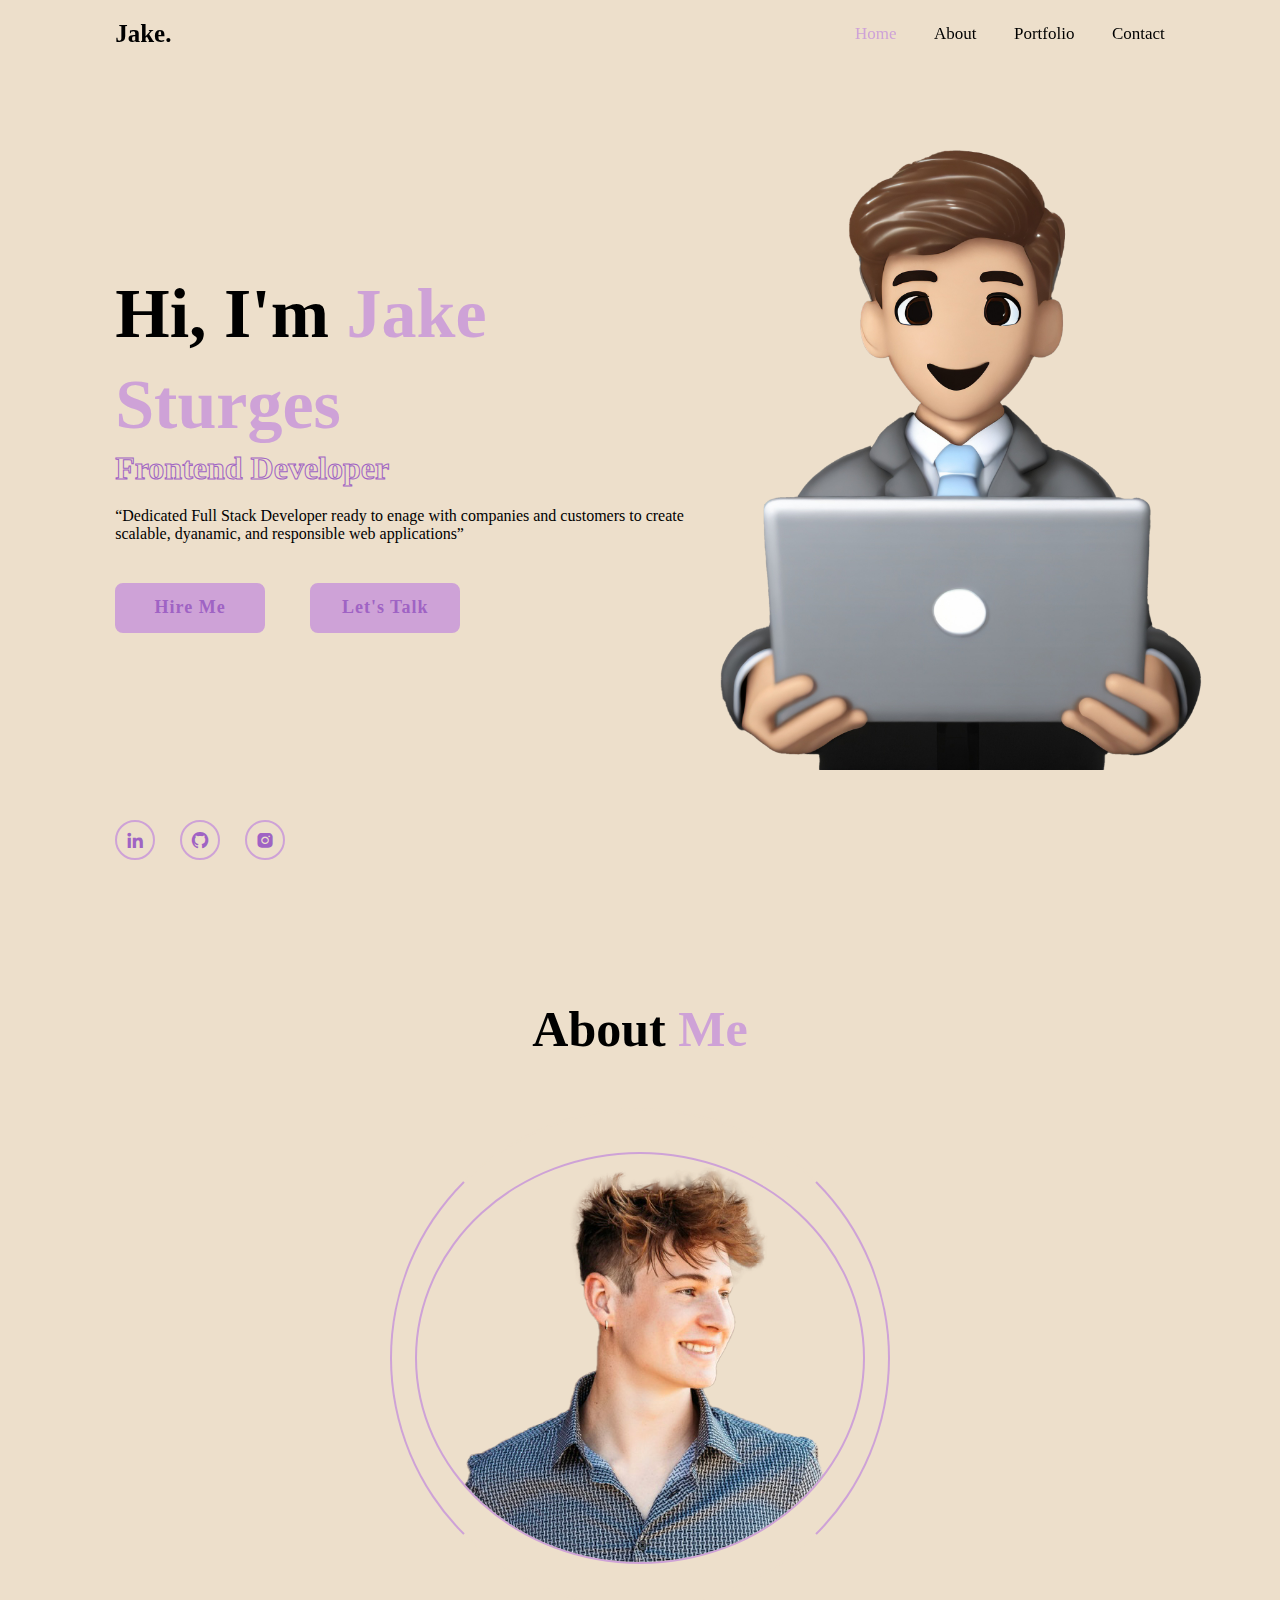
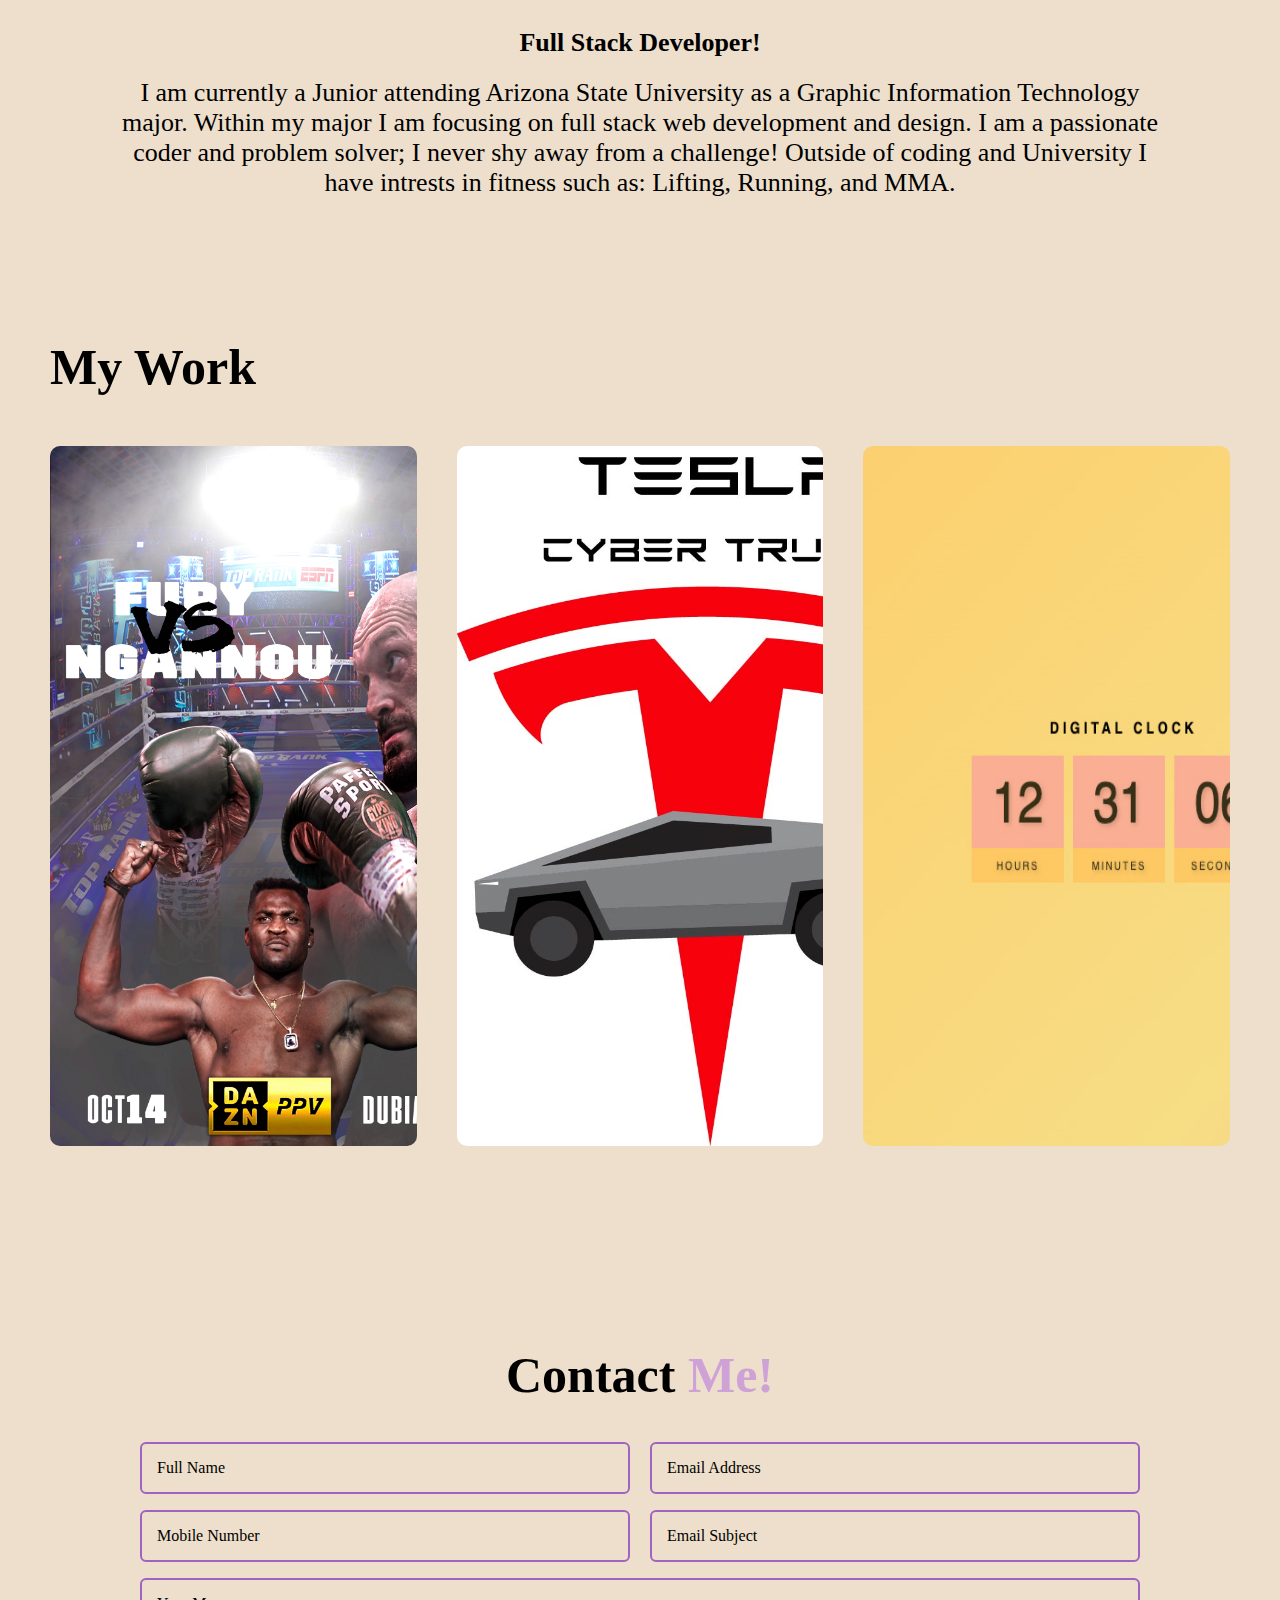
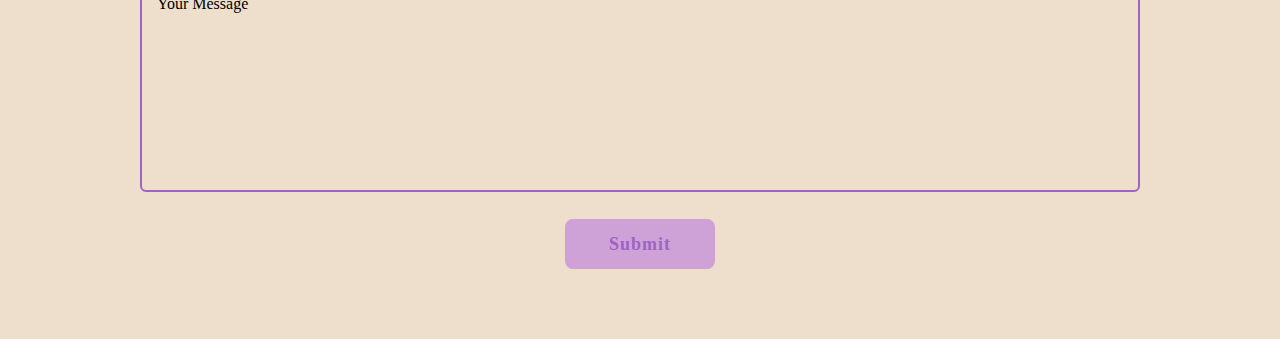
<file: index.html>
<!DOCTYPE html>
<html lang="en">

<head>
    <meta charset="UTF-8">
    <meta http-equiv="X-UA-Compatible" content="IE=edge">
    <meta name="viewport" content="width=device-width, initial-scale=1.0">
    <title>Jake's Portfolio</title>
    <link rel="stylesheet" href="style.css">

    <!-- box icons -->
    <link href='https://unpkg.com/boxicons@2.1.4/css/boxicons.min.css' rel='stylesheet'>
</head>

<body>
    <!-- header design -->
    <header class="header">
        <a href="#" class="logo">Jake.</a>

        <div class="bx bx-menu" id="menu-icon"></div>

        <nav class="navbar">
            <a href="#home" class="active">Home</a>
            <a href="#about">About</a>
            <a href="#portfolio">Portfolio</a>
            <a href="#contact">Contact</a>
        </nav>
    </header>

    <!-- home section  design -->
    <section class="home" id="home">
        <div class="home-content">
            <h1>Hi, I'm <span>Jake Sturges</span></h1>
            <div class="text-animate">
                <h3>Frontend Developer</h3>
            </div>
            <p>“Dedicated Full Stack Developer ready to enage with companies and customers to create scalable, dyanamic,
                and responsible web applications”</p>

            <div class="btn-box">
                <a href="Resume.jpg" target="_blank" class="btn">Hire Me</a>
                <a href="#contact" class="btn">Let's Talk</a>
            </div>
        </div>

        <div class="home-sci">
            <a href="https://www.linkedin.com/in/jake-sturges-787645285/" target="_blank">
                <i class='bx bxl-linkedin'></i></a>
            <a href="https://github.com/JakeSturges" target="_blank">
                <i class='bx bxl-github'></i></a>
            <a href="https://www.instagram.com/jake.sturges14/" target="_blank">
                <i class='bx bxl-instagram-alt'></i></a>
        </div>
    </section>


    <!-- about section design -->
    <section class="about" id="about">
        <h2 class="heading">About <span>Me</span></h2>

        <div class="about-img">
            <img src="images/jake_img.png" alt="">
            <span class="circle-spin"></span>
        </div>

        <div class="about-content">
            <h3>Full Stack Developer!</h3>
            <p>I am currently a Junior attending Arizona State University as a Graphic Information Technology major.
                Within my major I am focusing on full stack web development and design. I am a passionate coder and
                problem solver; I never shy away from a challenge! Outside of coding and University I have intrests in
                fitness such as:
                Lifting, Running, and MMA.

            </p>
            </p>
    </section>


    <!-- portfolio section design -->
    <section class="portfolio" id="portfolio">
        <div class="container">
            <h1 class="sub-title">My Work</h1>
            <div class="work-list">
                <div class="work">
                    <img src="images/work_1.jpg" alt="">
                    <div class="layer">
                        <h3>Photoshop Project</h3>
                        <p>Promotional fight poster for DAZN boxing designed in photoshop.</p>
                        <a href="port1.html" target="_blank"><i class='bx bx-link-external'></i></a>
                    </div>
                </div>
                <div class=" work">
                    <img src="images/work_2.jpg" alt="">
                    <div class="layer">
                        <h3>Illustrator Project</h3>
                        <p>TESLA poster designed in illustrator to display the newly released cyber truck.</p>
                        <a href="port2.html"><i class='bx bx-link-external'></i></a>
                    </div>
                </div>
                <div class="work">
                    <img src="images/work_3.jpg" alt="">
                    <div class="layer">
                        <h3>Digital Clock</h3>
                        <p>Digital Clock Webpage made using HTML, CSS, and JavaScript.</p>
                        <a href="port3.html"><i class='bx bx-link-external'></i></a>
                    </div>
                </div>
            </div>
        </div>
    </section>

    <!-- contact section design -->
    <section class="contact" id="contact">
        <h2 class="heading">Contact <span>Me!</span></h2>

        <form name="submit-to-google-sheet">
            <div class="input-box">
                <div class="input-field">
                    <input name="Name" type="text" placeholder="Full Name" required>
                    <span class="focus"></span>
                </div>
                <div class="input-field">
                    <input name="Email" type="text" placeholder="Email Address" required>
                    <span class="focus"></span>
                </div>
            </div>

            <div class="input-box">
                <div class="input-field">
                    <input name="Number" type="text" placeholder="Mobile Number" required>
                    <span class="focus"></span>
                </div>
                <div class="input-field">
                    <input name="Subject" type="text" placeholder="Email Subject" required>
                    <span class="focus"></span>
                </div>
            </div>

            <div class="textarea-field">
                <textarea name="Message" id="" cols="30" rows="10" placeholder="Your Message" required></textarea>
                <span class="focus"></span>
            </div>

            <div class="btn-box btns">
                <button type="submit" class="btn">Submit</button>
            </div>
        </form>
    </section>
    <script>
        const scriptURL = 'https://script.google.com/macros/s/AKfycbxN_q2DiyyhG4oVUxDmuCR_ll3pQBIud8pn_YOi9EaN15r0Aj_c3w9LFqqtNfdqW4UlLg/exec'
        const form = document.forms['submit-to-google-sheet']

        form.addEventListener('submit', e => {
            e.preventDefault()
            fetch(scriptURL, { method: 'POST', body: new FormData(form) })
                .then(response => console.log('Success!', response))
                .catch(error => console.error('Error!', error.message))
        })
    </script>
</body>

</html>
</file>
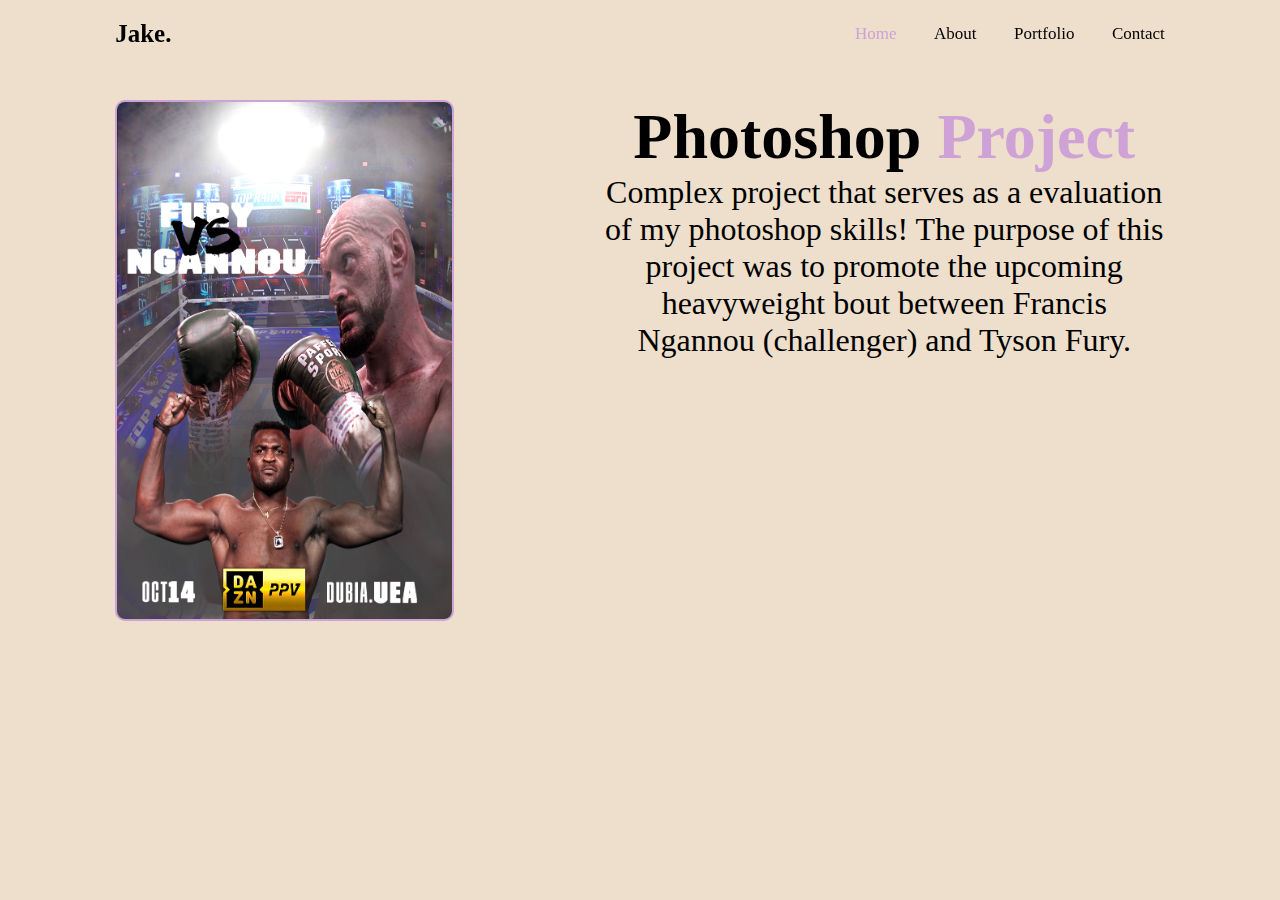
<file: port1.html>
<!DOCTYPE html>
<html class="scroll" lang="en">

<head>
    <meta charset="UTF-8">
    <meta http-equiv="X-UA-Compatible" content="IE=edge">
    <meta name="viewport" content="width=device-width, initial-scale=1.0">
    <title>Portfolio Work 1</title>
    <link rel="stylesheet" href="style.css">
    <!-- box icons -->
    <link href='https://unpkg.com/boxicons@2.1.4/css/boxicons.min.css' rel='stylesheet'>

</head>

<body class="scroll">

    <!-- header design -->
    <header class="header">
        <a href="/index.html#home" class="logo">Jake.</a>

        <div class="bx bx-menu" id="menu-icon"></div>

        <nav class="navbar">
            <a href="/index.html#home" class="active">Home</a>
            <a href="/index.html#about">About</a>
            <a href="/index.html#portfolio">Portfolio</a>
            <a href="/index.html#contact">Contact</a>
        </nav>
    </header>
    <!-- main section -->
    <section class="main">
        <div class="port-content">
            <div class="port-image">
                <img src="images/work_1.jpg" alt="">
            </div>

            <div class="port-text">
                <h3>Photoshop <span>Project</span></h3>
                <p>Complex project that serves as a evaluation of my photoshop skills! The purpose of this project was
                    to promote the upcoming heavyweight bout between Francis Ngannou (challenger) and Tyson Fury.</p>
            </div>
        </div>
    </section>

</body>

</html>
</file>
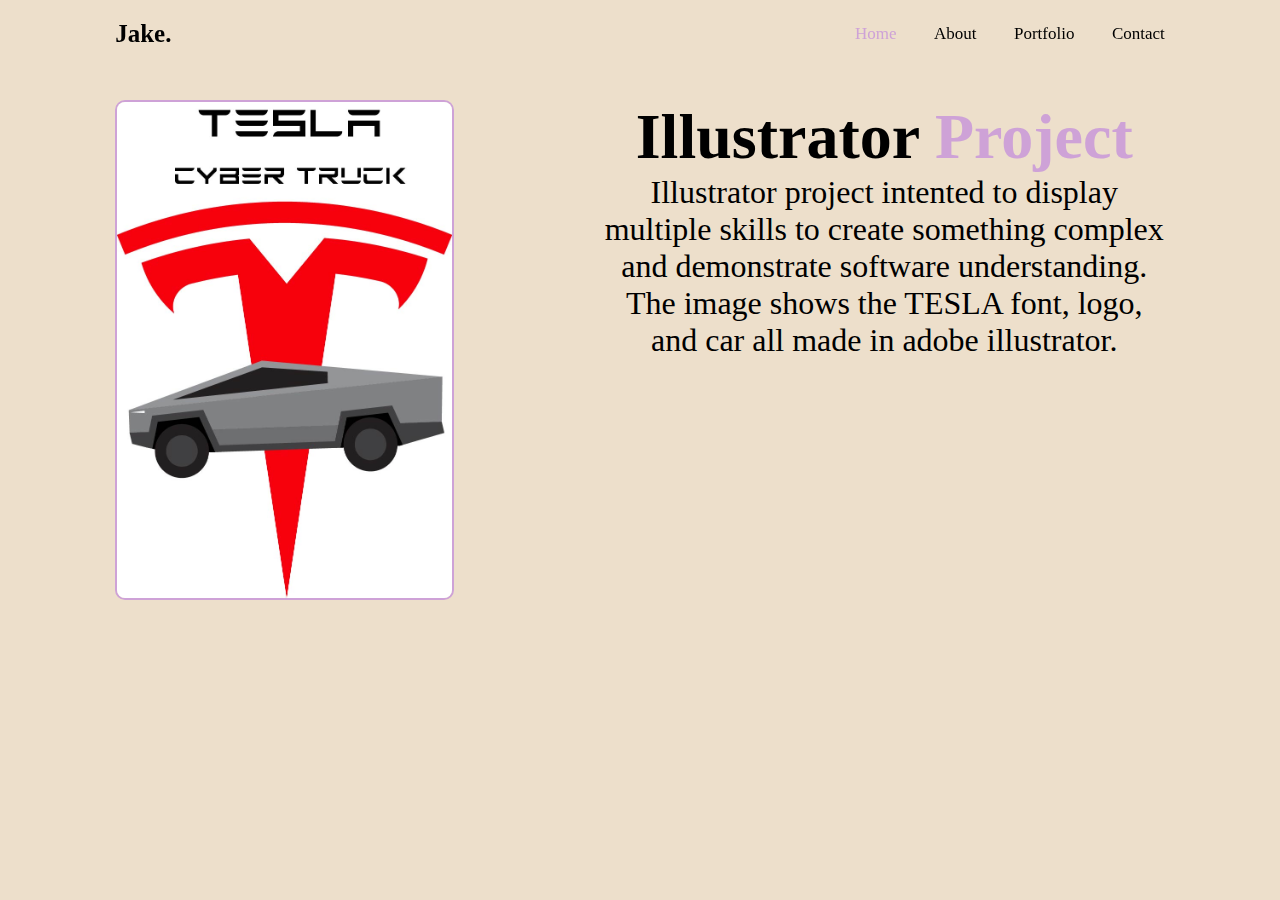
<file: port2.html>
<!DOCTYPE html>
<html class="scroll" lang="en">

<head>
    <meta charset="UTF-8">
    <meta http-equiv="X-UA-Compatible" content="IE=edge">
    <meta name="viewport" content="width=device-width, initial-scale=1.0">
    <title>Portfolio Work 2</title>
    <link rel="stylesheet" href="style.css">
    <!-- box icons -->
    <link href='https://unpkg.com/boxicons@2.1.4/css/boxicons.min.css' rel='stylesheet'>

</head>

<body class="scroll">

    <!-- header design -->
    <header class="header">
        <a href="/index.html#home" class="logo">Jake.</a>

        <div class="bx bx-menu" id="menu-icon"></div>

        <nav class="navbar">
            <a href="/index.html#home" class="active">Home</a>
            <a href="/index.html#about">About</a>
            <a href="/index.html#portfolio">Portfolio</a>
            <a href="/index.html#contact">Contact</a>
        </nav>
    </header>
    <!-- main section -->
    <section class="main">
        <div class="port-content">
            <div class="port-image">
                <img src="images/work_2.jpg" alt="">
            </div>

            <div class="port-text">
                <h3>Illustrator <span>Project</span></h3>
                <p>Illustrator project intented to display multiple skills to create something complex and demonstrate
                    software understanding. The image shows the TESLA font, logo, and car all made in adobe illustrator.
                </p>
            </div>
        </div>
    </section>
</file>
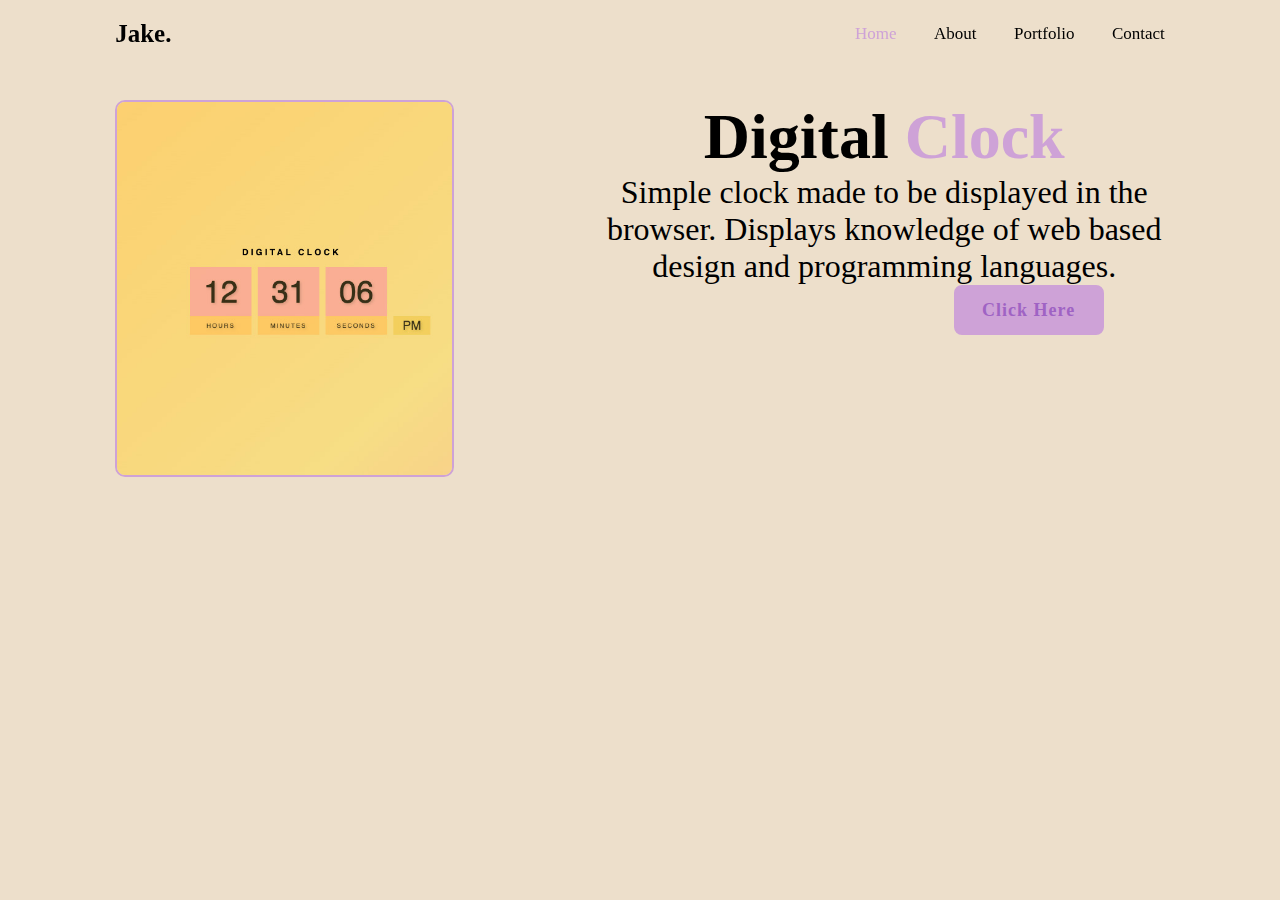
<file: port3.html>
<!DOCTYPE html>
<html class="scroll" lang="en">

<head>
    <meta charset="UTF-8">
    <meta http-equiv="X-UA-Compatible" content="IE=edge">
    <meta name="viewport" content="width=device-width, initial-scale=1.0">
    <title>Portfolio Work 3</title>
    <link rel="stylesheet" href="style.css">
    <!-- box icons -->
    <link href='https://unpkg.com/boxicons@2.1.4/css/boxicons.min.css' rel='stylesheet'>

</head>

<body class="scroll">

    <!-- header design -->
    <header class="header">
        <a href="/index.html#home" class="logo">Jake.</a>

        <div class="bx bx-menu" id="menu-icon"></div>

        <nav class="navbar">
            <a href="/index.html#home" class="active">Home</a>
            <a href="/index.html#about">About</a>
            <a href="/index.html#portfolio">Portfolio</a>
            <a href="/index.html#contact">Contact</a>
        </nav>
    </header>
    <!-- main section -->
    <section class="main">
        <div class="port-content">
            <div class="port-image">
                <img src="images/work_3.jpg" alt="">
            </div>

            <div class="port-text">
                <h3>Digital <span>Clock</span></h3>
                <p>Simple clock made to be displayed in the browser. Displays knowledge of web based design and
                    programming languages.</p>
                <div class="btn-box">
                    <a target="_blank" class="btn" href="https://jakesturges.github.io/DigitalClock/">Click Here</a>
                </div>
            </div>
        </div>
    </section>
</file>
<file: style.css>
* {
    font-family: 'Poppins';
    margin: 0;
    padding: 0;
    box-sizing: border-box;
    text-decoration: none;
    border: none;
    outline: none;
    scroll-behavior: none;
}

:root {
    --bg-color: #EDDFCB;
    --text-color: black;
    --main-color: #CEA2D7;
}



html {
    font-size: 62.5%;
    overflow-x: hidden;
    scroll-behavior: smooth;
}

body {
    background: var(--bg-color);
    color: var(--text-color);
    overflow: visible;
    margin: 0;

}

.header {
    position: fixed;
    top: 0;
    left: 0;
    width: 100%;
    padding: 2rem 9%;
    background-color: transparent;
    display: flex;
    justify-content: space-between;
    align-items: center;
    z-index: 100;
}

.logo {
    font-size: 2.5rem;
    color: var(--text-color);
    font-weight: 600;
}

.logo:hover {
    color: var(--main-color);
}

.navbar a {
    font-size: 1.7rem;
    color: var(--text-color);
    font-weight: 500;
    margin-left: 3.5rem;
    transition: .3s;
}

.navbar a:hover,
.navbar a.active {
    color: var(--main-color);
}

#menu-icon {
    font-size: 3.6rem;
    color: var(--text-color);
    cursor: pointer;
    display: none;

}

section {
    min-height: 100vh;
    padding: 10rem 9% 2rem;
    overflow: hidden;
}

.home {
    display: flex;
    align-items: center;
    padding: 0 9%;
    background: url(images/home_memoji.png) no-repeat;
    background-size: 50%;
    background-position: right;
}

.home-content {
    max-width: 60rem;

}

.home-content h1 {
    font-size: 7rem;
    font-weight: 700;
    line-height: 1.3;
}

.home-content .text-animate {
    position: relative;
    width: 32.8rem;

}

.home-content .text-animate h3 {
    font-size: 3.2rem;
    font-weight: bold;
    color: transparent;
    -webkit-text-stroke: 1px #9F63C4;
}


.home-content p {
    font-size: 1.6rem;
    margin: 2rem 0 4rem;
}

.btn-box {
    position: relative;
    display: flex;
    justify-content: space-between;
    width: 34.5rem;
    height: 5rem;
}

.btn-box .btn {
    position: relative;
    display: inline-flex;
    justify-content: center;
    align-items: center;
    width: 15rem;
    height: 100%;
    background-color: var(--main-color);
    border: .2rem solid var(--main-color);
    border-radius: .8rem;
    font-size: 1.8rem;
    font-weight: 600;
    letter-spacing: .1rem;
    z-index: 1;
    overflow: hidden;
    transition: .5s;
    color: #9F63C4;
}

.btn-box .btn:hover {
    color: var(--main-color);
}

/* .btn-box .btn::before {
    content: '';
    position: absolute;
    top: 0;
    left: 0;
    width: 0;
    height: 100%;
    background: var(--bg-color);
    z-index: -1;
    transition: .5s;
}

.btn-box .btn:hover::before {
    width: 100%;
}

.btn-box .btn:nth-child(2) {
    background: transparent;
    color: var(--main-color);
}

.btn-box .btn:nth-child(2):hover {
    color: var(--bg-color);
}

.btn-box .btn:nth-child(2)::before {
    background: var(--main-color);
} */

.home-sci {
    position: absolute;
    bottom: 4rem;
    width: 170px;
    display: flex;
    justify-content: space-between;
}

.home-sci a {
    position: relative;
    display: inline-flex;
    justify-content: center;
    align-items: center;
    width: 40px;
    height: 40px;
    background: transparent;
    border: .2rem solid var(--main-color);
    border-radius: 50%;
    font-size: 20px;
    z-index: 1;
    overflow: hidden;
    color: #9F63C4;
}

.home-sci a::before {
    content: '';
    position: absolute;
    top: 0;
    left: 0;
    width: 0;
    height: 100%;
    background-color: var(--main-color);
    z-index: -1;
    transition: .5s;
}

.home-sci a:hover::before {
    width: 100%;
}

.about {
    display: flex;
    justify-content: center;
    align-items: center;
    flex-direction: column;
    gap: 2rem;
    background: var(--bg-color);
    padding-bottom: 6rem;
}

.heading {
    font-size: 5rem;
    margin-bottom: 3rem;
    text-align: center;
}


span {
    color: var(--main-color);
}

.about-img {
    position: relative;
    width: 50em;
    height: 50rem;
    border-radius: 50%;
    display: flex;
    justify-content: center;
    align-items: center;
}

.about-img img {
    width: 90%;
    border-radius: 50%;
    border: .2rem solid var(--main-color);
}

.about-img .circle-spin {
    position: absolute;
    top: 50%;
    left: 50%;
    transform: translate(-50%, -50%) rotate(0);
    width: 100%;
    height: 100%;
    border-radius: 50%;
    border-top: .2rem solid var(--bg-color);
    border-bottom: .2rem solid var(--bg-color);
    border-left: .2rem solid var(--main-color);
    border-right: .2rem solid var(--main-color);
}


.about-content {
    text-align: center;
}

.about-content h3 {
    font-size: 2.6rem;
}

.about-content p {
    font-size: 2.6rem;
    margin: 2rem 0 3rem;
}

.btn-box.btns {
    display: inline-block;
    width: 15rem;
}

#portfolio {
    padding: 50px 0;
}

#portfolio h1 {
    font-size: 5rem;
    margin-left: 50px;
}


.work-list {
    display: grid;
    grid-template-columns: repeat(auto-fit, minmax(250px, 1fr));
    grid-gap: 4rem;
    margin: 5rem;
}

.work {
    border-radius: 1rem;
    position: relative;
    overflow: hidden;
}

.work img {
    width: 50rem;
    height: 70rem;
    display: block;
    transition: transform 0.5s;
}

.layer {
    width: 91.5%;
    height: 0%;
    background: linear-gradient(rgb(198, 198, 198, 0.6), #CEA2D7);
    border-radius: 10px;
    position: absolute;
    left: 0;
    bottom: 0;
    overflow: hidden;
    display: flex;
    align-items: center;
    justify-content: center;
    flex-direction: column;
    padding: 0 4rem;
    text-align: center;
    transition: height 0.5s;
}

.layer h3 {
    font-weight: 800;
    margin-bottom: 20px;
    font-size: 5rem;
    color: black;
}

.layer p {
    font-weight: 500;
    font-size: 2rem;
    color: black;
}

.layer a {
    margin-top: 4rem;
    color: #9F63C4;
    text-decoration: none;
    font-size: 5rem;
    line-height: 10rem;
    background: #CEA2D7;
    width: 10rem;
    height: 10rem;
    border-radius: 50%;
    text-align: center;
}

.work:hover img {
    transform: scale(1.1);
}

.work:hover .layer {
    height: 100%;
}

.portfolio {
    min-height: 100vh;
}

.contact {
    min-height: auto;
    padding-bottom: 7rem;
}

.contact form {
    max-width: 100rem;
    max-height: 100%;
    margin: 0 auto;
    text-align: center;
}

.contact form .input-box {
    position: relative;
    display: flex;
    justify-content: space-between;
    flex-wrap: wrap;
}

.contact form .input-box .input-field {
    position: relative;
    width: 49%;
    margin: .8rem 0;
}

.contact form .input-box .input-field input,
.contact form .textarea-field textarea {
    width: 100%;
    height: 100%;
    padding: 1.5rem;
    font-size: 1.6rem;
    color: black;
    background: transparent;
    border-radius: .6rem;
    border: .2rem solid #9F63C4;
}

.contact form .input-box .input-field input::placeholder,
.contact form .textarea-field textarea::placeholder {
    color: black;
}

.contact form .focus {
    position: absolute;
    top: 0;
    left: 0;
    width: 0;
    height: 100%;
    background: var(--main-color);
    border-radius: .6rem;
    z-index: -1;
    transition: .5s;
}

.contact form .input-box .input-field input:focus~.focus,
.contact form .input-box .input-field input:valid~.focus,
.contact form .textarea-field textarea:focus~.focus,
.contact form .textarea-field textarea:valid~.focus {
    width: 100%;
}

.contact form .textarea-field {
    position: relative;
    margin: .8rem 0 2.7rem;
    display: flex;
}

.contact form .textarea-field textarea {
    resize: none;
}

.contact form .btn-box.btns .btn {
    cursor: pointer;
}

.port-content {
    display: flex;
}

.port-image img {
    width: 100%;
    height: auto;
    display: block;
    transition: transform 0.5s;
}

.port-image {
    border-radius: 1rem;
    position: relative;
    overflow: hidden;
    border: .2rem solid #CEA2D7;
    width: 60rem;
    height: 0%;
}


/* disable scroll on port1-page */
/* .scroll {
    margin: 0;
    height: 100%;
    overflow: hidden
} */

.port-text {
    width: 100rem;
    text-align: center;
    margin-left: 15rem;

}

.port-text h3 {
    font-size: 5vw;
}

.port-text h3 span {
    color: #CEA2D7;
}

.port-text p {
    font-size: 2.5vw;
}

.port-text .btn-box {
    position: relative;
    left: 350px;
}
</file>
